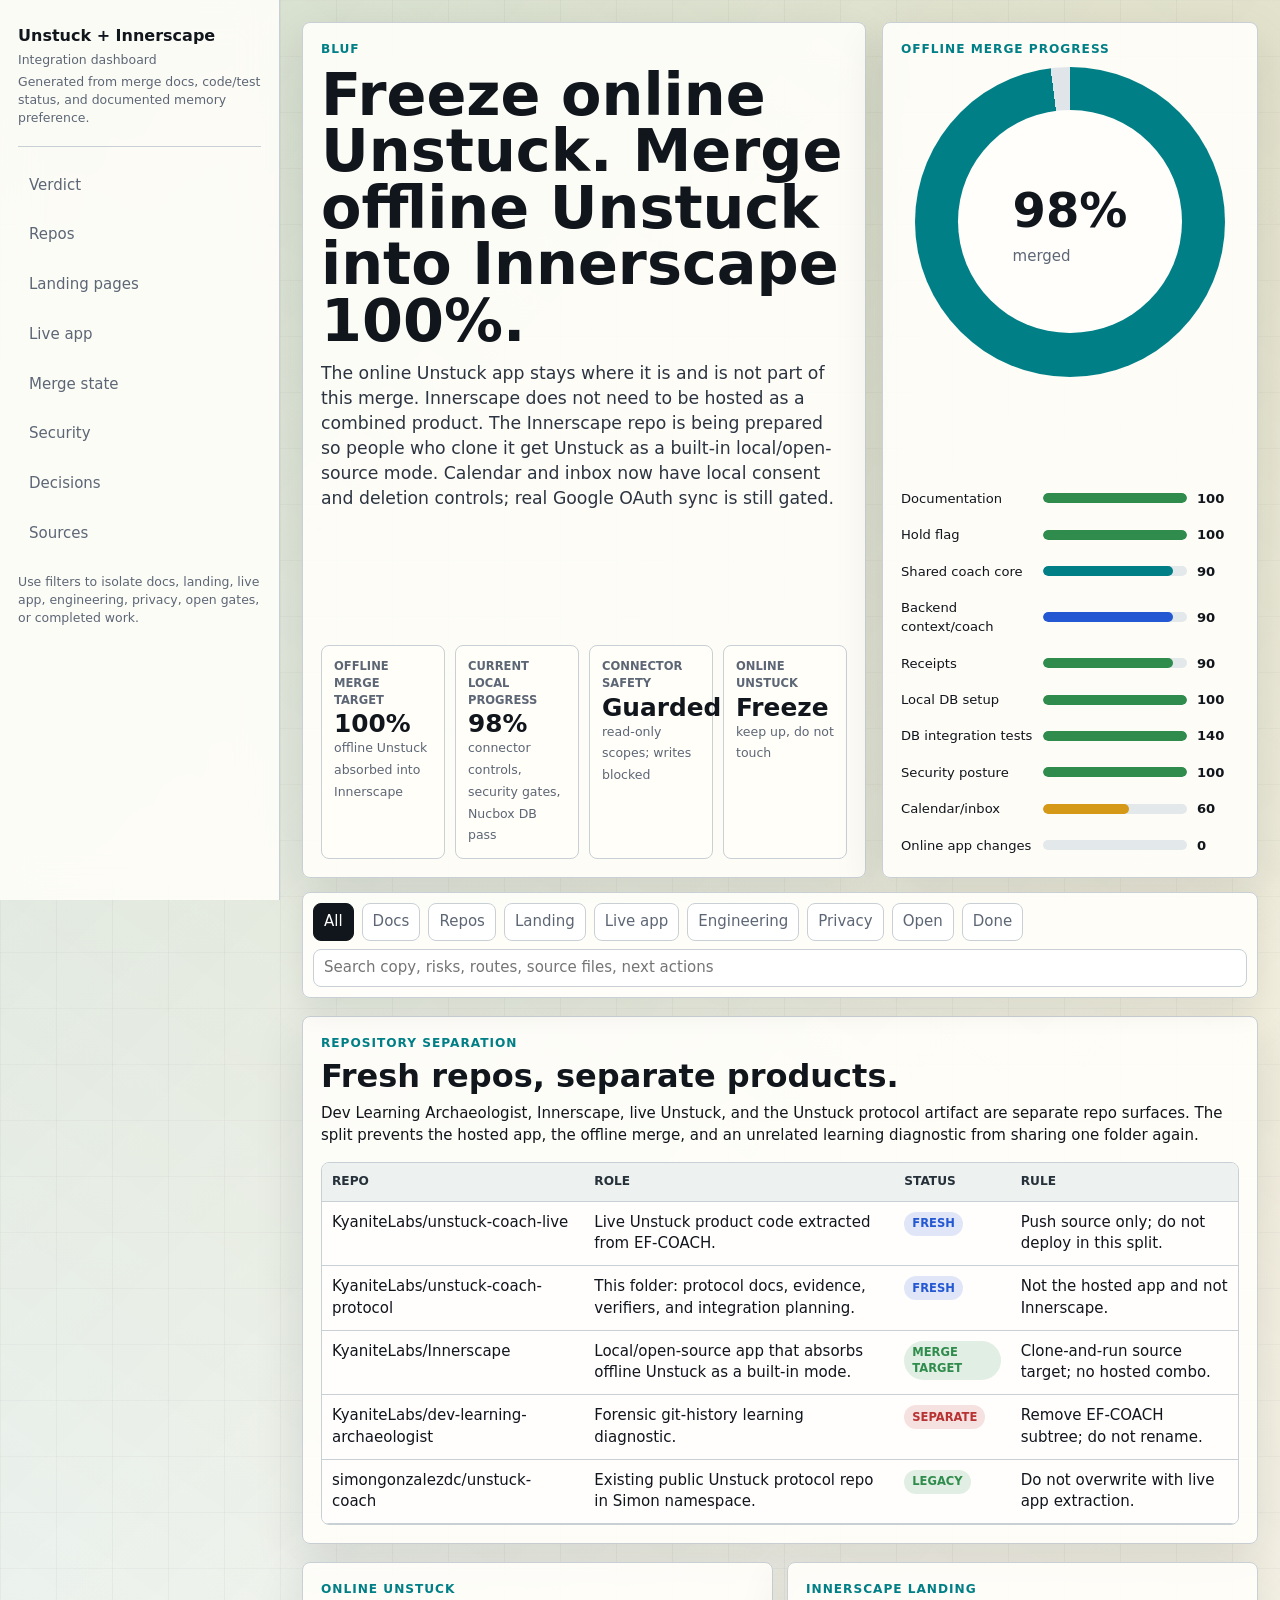
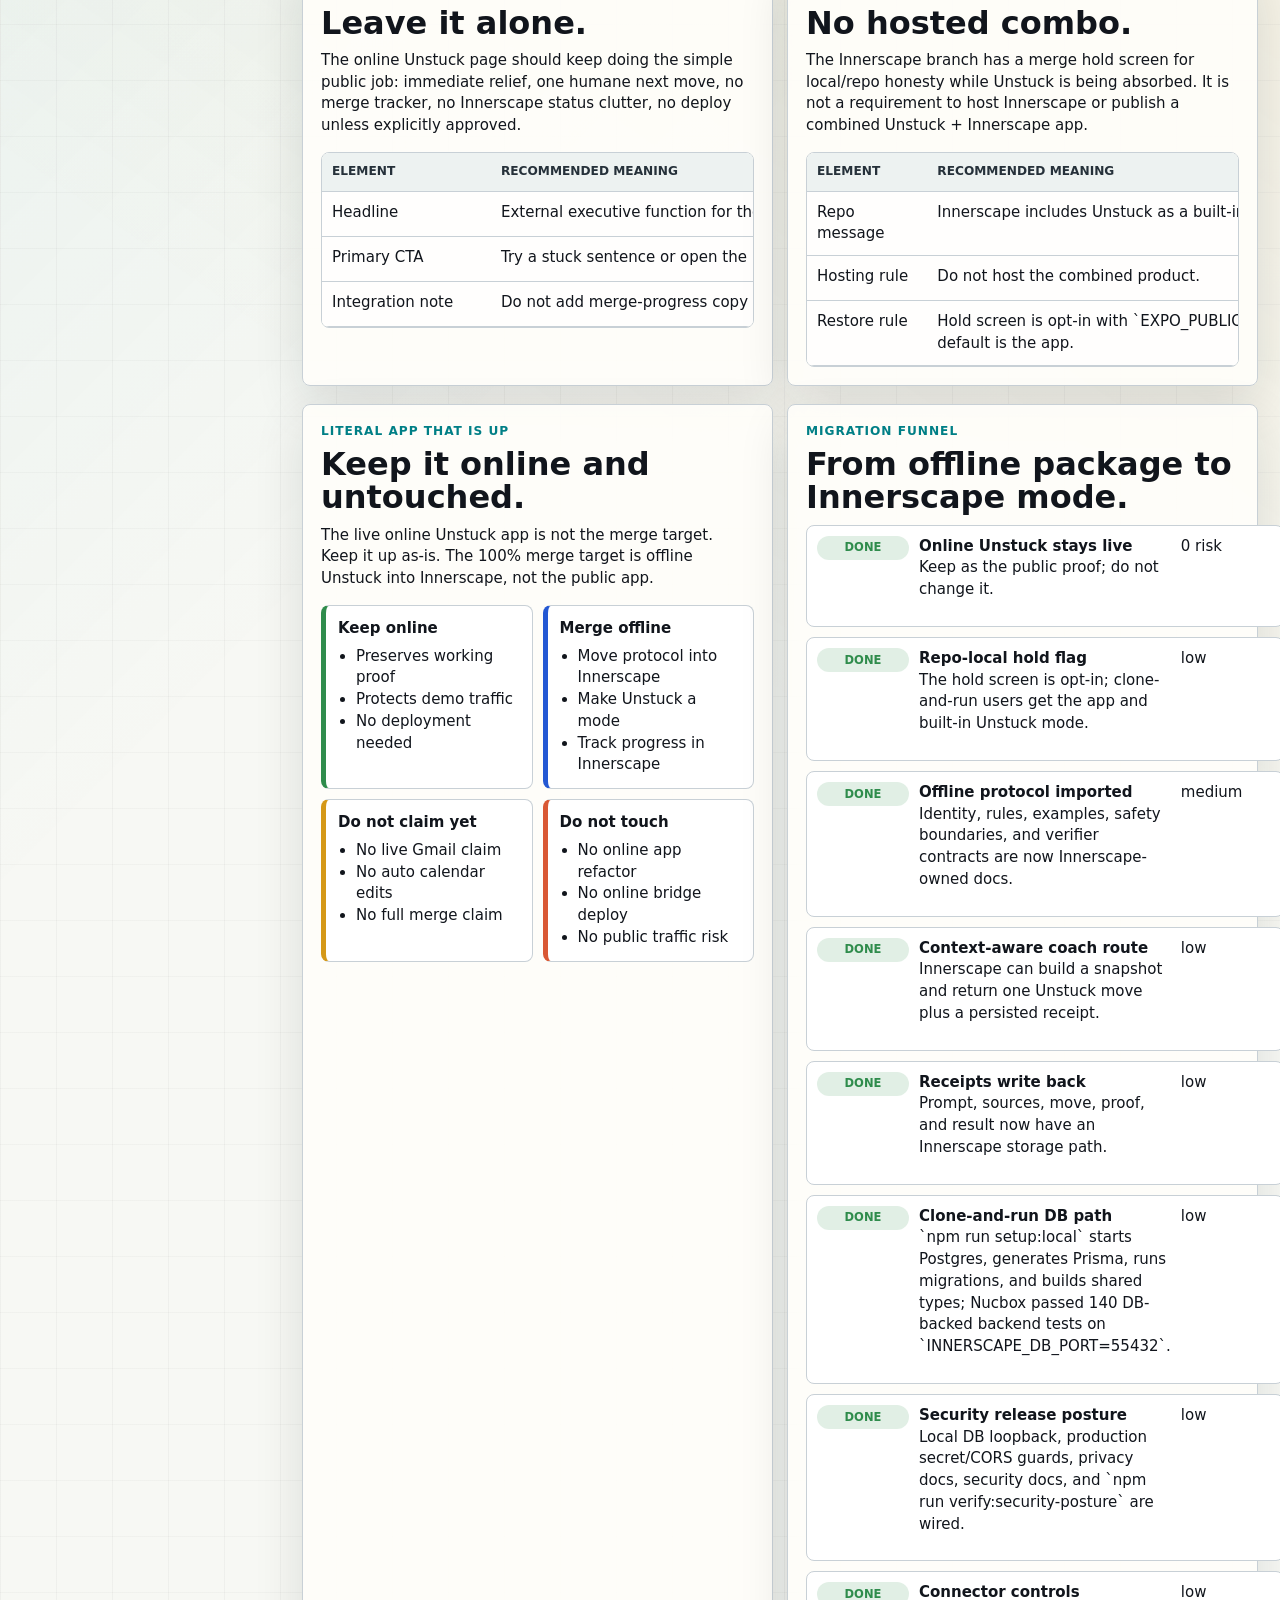
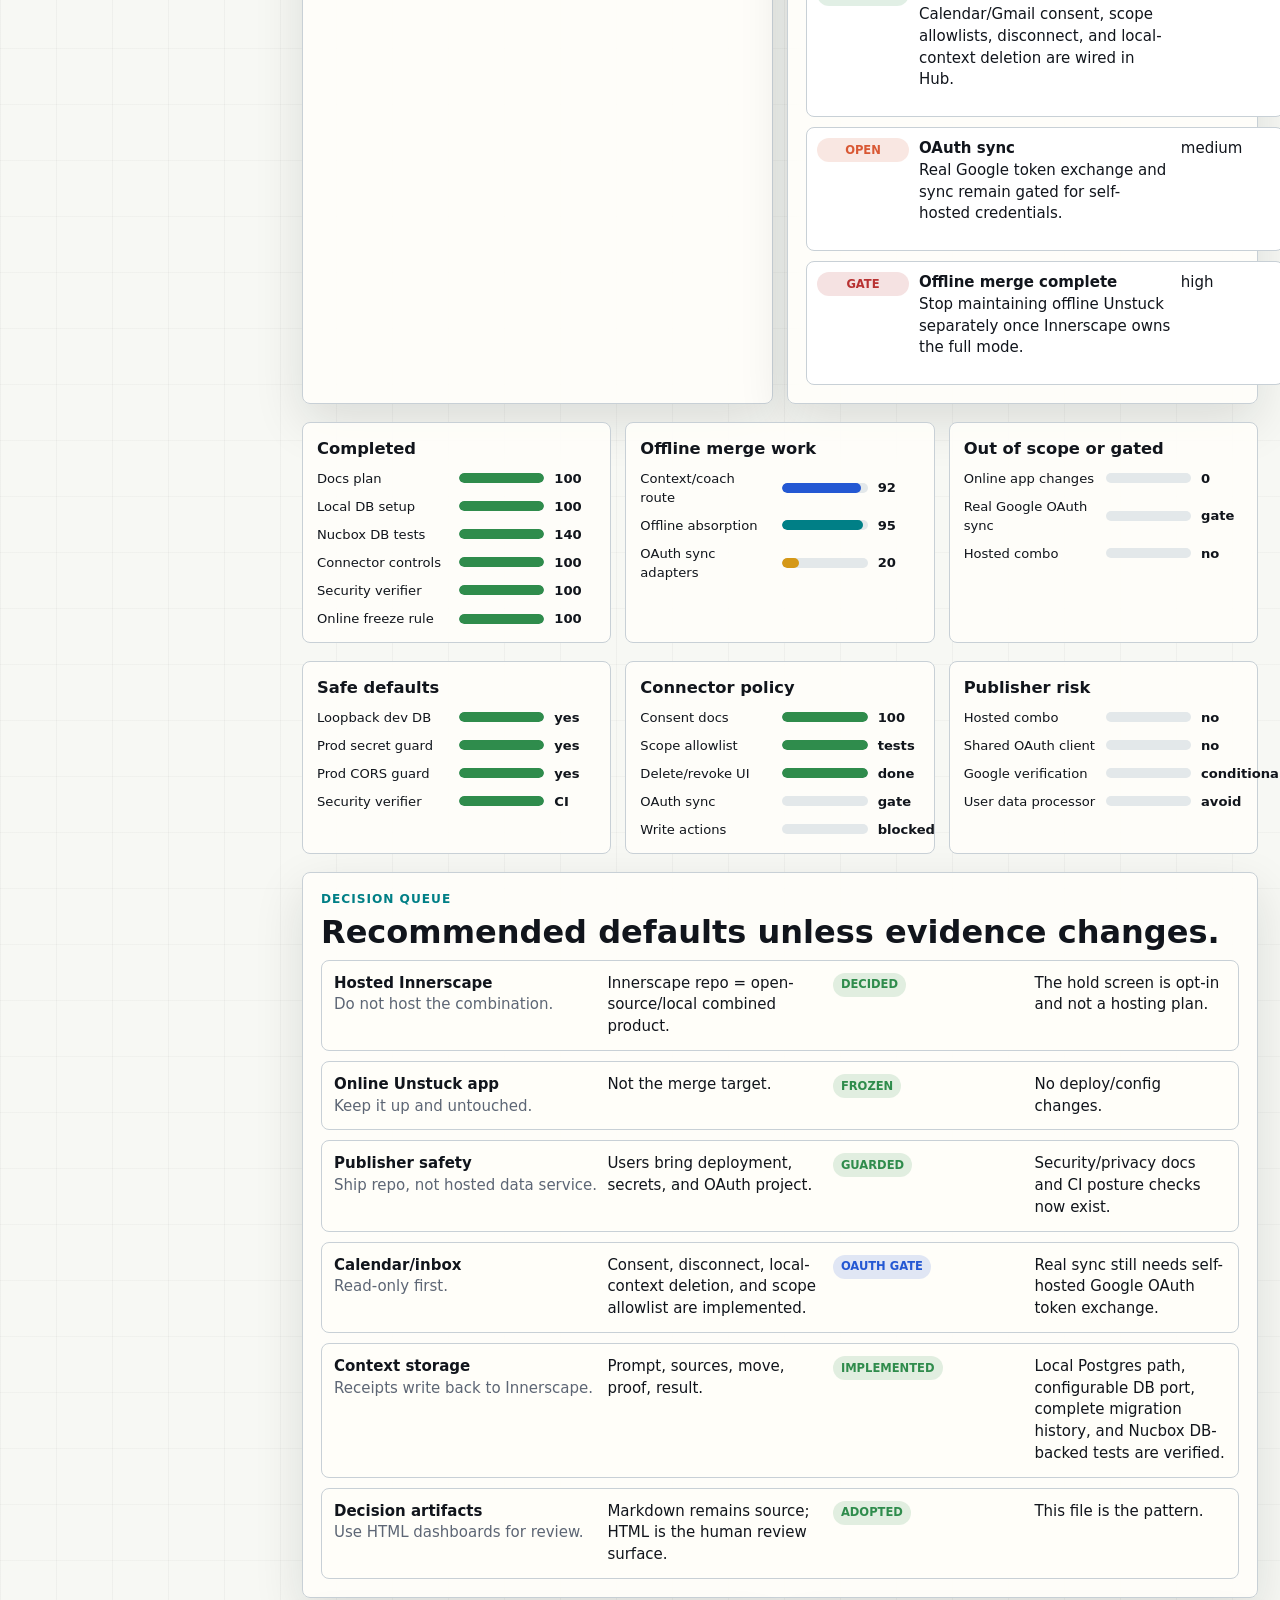
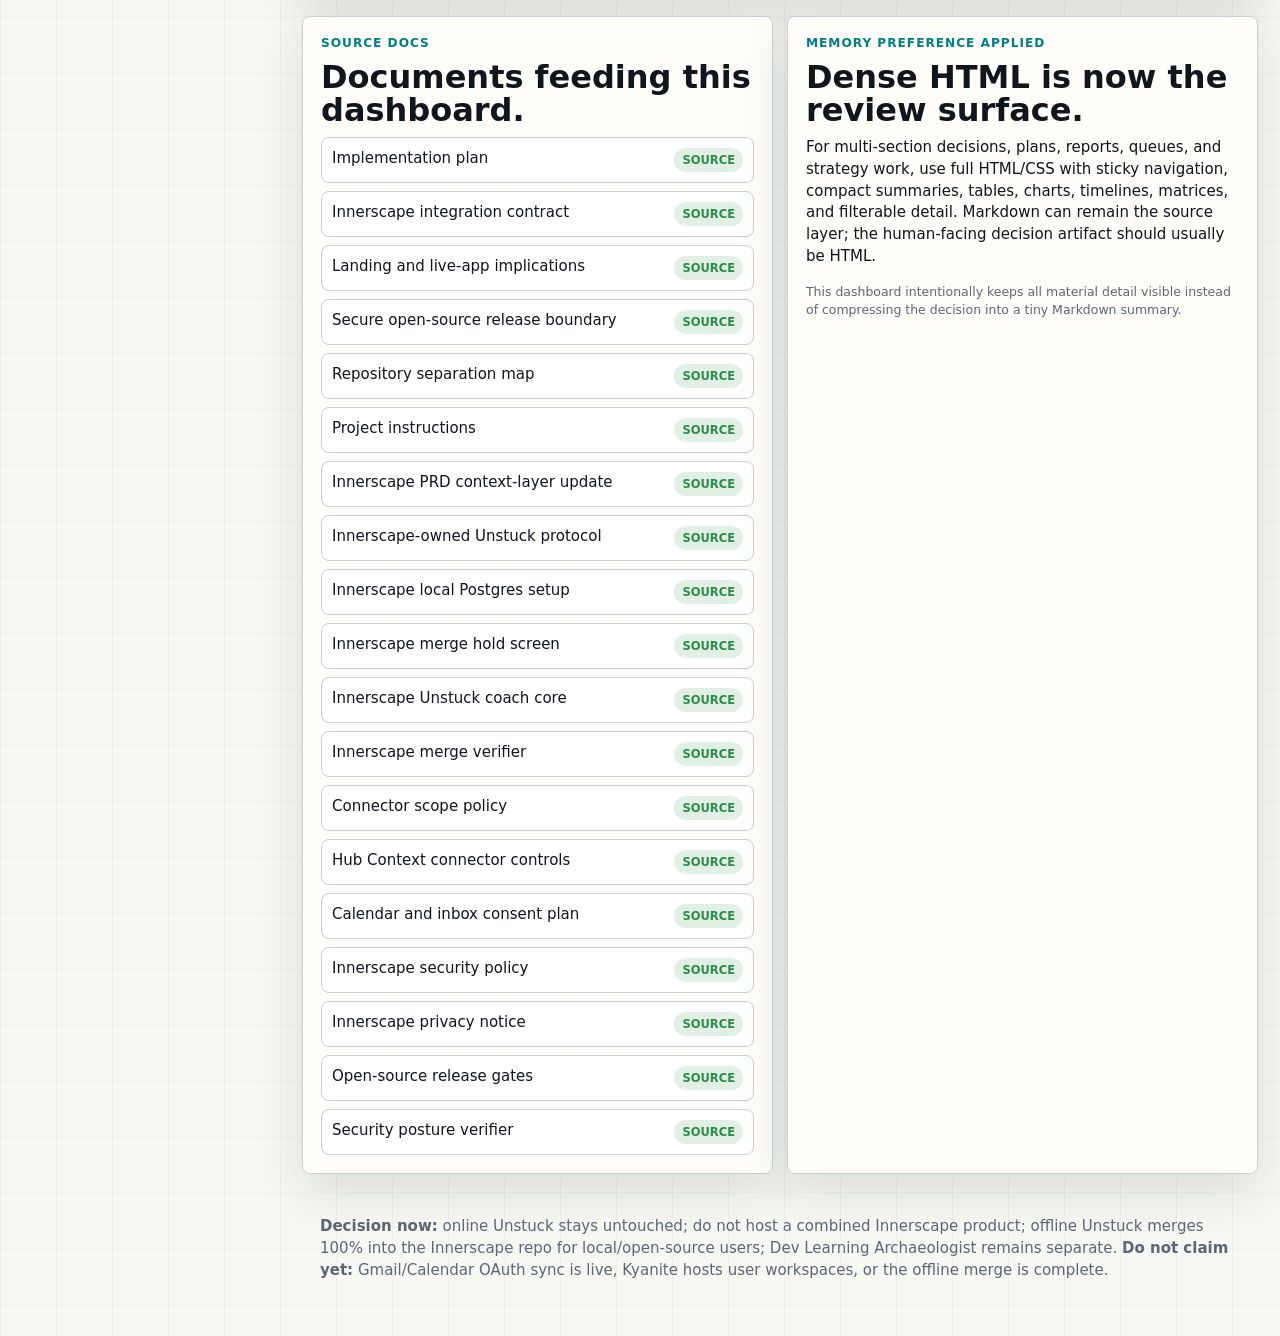
<file: docs/integration-dashboard.html>
<!doctype html>
<html lang="en">
  <head>
    <meta charset="utf-8">
    <meta name="viewport" content="width=device-width, initial-scale=1">
    <title>Unstuck + Innerscape Integration Dashboard</title>
    <meta name="description" content="Filterable decision dashboard for the Unstuck Coach and Innerscape merge, landing pages, live app implications, documentation status, and implementation gates.">
    <style>
      :root {
        color-scheme: light;
        --bg: #f7f8f4;
        --paper: #fffefa;
        --ink: #11151c;
        --muted: #5d6675;
        --line: #c8d0d6;
        --line-strong: #74808a;
        --teal: #007f86;
        --blue: #2458d3;
        --saffron: #d59817;
        --coral: #d95834;
        --green: #2f8c4c;
        --red: #b83232;
        --violet: #6647a3;
        --shadow: 0 18px 50px rgba(17, 21, 28, 0.12);
        --radius: 8px;
        font-family: "Avenir Next", "Segoe UI", system-ui, sans-serif;
        letter-spacing: 0;
      }

      * {
        box-sizing: border-box;
      }

      html {
        scroll-behavior: smooth;
      }

      body {
        margin: 0;
        min-width: 320px;
        background:
          linear-gradient(90deg, rgba(17, 21, 28, 0.035) 1px, transparent 1px) 0 0 / 56px 56px,
          linear-gradient(180deg, rgba(17, 21, 28, 0.028) 1px, transparent 1px) 0 0 / 56px 56px,
          linear-gradient(135deg, rgba(0, 127, 134, 0.12), transparent 34%),
          linear-gradient(215deg, rgba(213, 152, 23, 0.16), transparent 38%),
          var(--bg);
        color: var(--ink);
        font-size: 15px;
        line-height: 1.45;
      }

      a {
        color: inherit;
      }

      button,
      input {
        font: inherit;
      }

      :focus-visible {
        outline: 3px solid rgba(36, 88, 211, 0.75);
        outline-offset: 3px;
      }

      .shell {
        display: grid;
        grid-template-columns: 280px minmax(0, 1fr);
        min-height: 100vh;
      }

      .rail {
        position: sticky;
        top: 0;
        height: 100vh;
        padding: 24px 18px;
        border-right: 1px solid var(--line);
        background: rgba(255, 254, 250, 0.9);
        backdrop-filter: blur(18px);
        overflow: auto;
      }

      .brand {
        display: grid;
        gap: 4px;
        padding-bottom: 18px;
        border-bottom: 1px solid var(--line);
      }

      .brand strong {
        font-size: 1rem;
      }

      .brand span,
      .rail-note,
      .fineprint {
        color: var(--muted);
        font-size: 0.78rem;
      }

      .rail nav {
        display: grid;
        gap: 8px;
        margin: 18px 0;
      }

      .rail a {
        padding: 9px 10px;
        border: 1px solid transparent;
        border-radius: var(--radius);
        text-decoration: none;
        color: var(--muted);
      }

      .rail a:hover {
        border-color: var(--line);
        background: #fff;
        color: var(--ink);
      }

      .content {
        padding: 22px;
      }

      .hero {
        display: grid;
        grid-template-columns: minmax(0, 1.2fr) minmax(360px, 0.8fr);
        gap: 16px;
        min-height: calc(100vh - 44px);
      }

      .panel,
      .summary-tile,
      .table-wrap,
      .decision-row,
      .chart-panel {
        border: 1px solid var(--line);
        border-radius: var(--radius);
        background: rgba(255, 254, 250, 0.92);
        box-shadow: var(--shadow);
      }

      .panel {
        padding: 18px;
      }

      .hero-main {
        display: flex;
        flex-direction: column;
        justify-content: space-between;
        min-height: 540px;
      }

      .kicker {
        margin: 0 0 8px;
        color: var(--teal);
        font-size: 0.76rem;
        font-weight: 800;
        letter-spacing: 0.08em;
        text-transform: uppercase;
      }

      h1,
      h2,
      h3,
      p {
        margin-top: 0;
      }

      h1 {
        max-width: 860px;
        margin-bottom: 12px;
        font-size: clamp(2.15rem, 4.6vw, 5.4rem);
        line-height: 0.96;
        letter-spacing: 0;
      }

      h2 {
        margin-bottom: 10px;
        font-size: clamp(1.55rem, 2.5vw, 2.8rem);
        line-height: 1.04;
      }

      h3 {
        margin-bottom: 8px;
        font-size: 1.02rem;
      }

      .lede {
        max-width: 820px;
        color: #2b3440;
        font-size: clamp(1rem, 1.35vw, 1.25rem);
      }

      .verdict-grid {
        display: grid;
        grid-template-columns: repeat(4, minmax(0, 1fr));
        gap: 10px;
        margin-top: 18px;
      }

      .summary-tile {
        padding: 12px;
        box-shadow: none;
      }

      .summary-tile span {
        display: block;
        color: var(--muted);
        font-size: 0.72rem;
        font-weight: 700;
        text-transform: uppercase;
      }

      .summary-tile strong {
        display: block;
        margin-top: 4px;
        font-size: 1.55rem;
        line-height: 1;
      }

      .summary-tile small {
        color: var(--muted);
      }

      .status-stack {
        display: grid;
        gap: 12px;
      }

      .progress-ring {
        --pct: 42;
        position: relative;
        width: min(310px, 100%);
        aspect-ratio: 1;
        margin: 4px auto 12px;
        border-radius: 50%;
        background: conic-gradient(var(--teal) calc(var(--pct) * 1%), #dfe5e8 0);
        display: grid;
        place-items: center;
      }

      .progress-ring::before {
        content: "";
        width: 72%;
        aspect-ratio: 1;
        border-radius: 50%;
        background: var(--paper);
        position: absolute;
      }

      .progress-ring strong {
        position: relative;
        z-index: 1;
        font-size: 3rem;
      }

      .progress-ring span {
        position: relative;
        z-index: 1;
        display: block;
        color: var(--muted);
      }

      .bars {
        display: grid;
        gap: 9px;
      }

      .bar-row {
        display: grid;
        grid-template-columns: 132px 1fr 42px;
        gap: 10px;
        align-items: center;
        font-size: 0.82rem;
      }

      .bar {
        height: 10px;
        border-radius: 999px;
        background: #e3e8ea;
        overflow: hidden;
      }

      .bar span {
        display: block;
        width: var(--value);
        height: 100%;
        border-radius: inherit;
        background: var(--color, var(--teal));
      }

      .toolbar {
        position: sticky;
        top: 0;
        z-index: 5;
        display: flex;
        flex-wrap: wrap;
        gap: 8px;
        align-items: center;
        margin: 14px 0;
        padding: 10px;
        border: 1px solid var(--line);
        border-radius: var(--radius);
        background: rgba(255, 254, 250, 0.94);
        box-shadow: 0 12px 30px rgba(17, 21, 28, 0.08);
        backdrop-filter: blur(18px);
      }

      .toolbar button {
        min-height: 34px;
        padding: 7px 10px;
        border: 1px solid var(--line);
        border-radius: var(--radius);
        background: #fff;
        color: var(--muted);
        cursor: pointer;
      }

      .toolbar button[aria-pressed="true"] {
        border-color: var(--ink);
        background: var(--ink);
        color: #fff;
      }

      .toolbar input {
        min-width: min(340px, 100%);
        flex: 1;
        min-height: 34px;
        padding: 7px 10px;
        border: 1px solid var(--line);
        border-radius: var(--radius);
        background: #fff;
      }

      .section {
        margin-top: 18px;
      }

      .grid-2 {
        display: grid;
        grid-template-columns: repeat(2, minmax(0, 1fr));
        gap: 14px;
      }

      .grid-3 {
        display: grid;
        grid-template-columns: repeat(3, minmax(0, 1fr));
        gap: 14px;
      }

      .chart-panel {
        padding: 14px;
        box-shadow: none;
      }

      .matrix {
        display: grid;
        grid-template-columns: 1fr 1fr;
        gap: 10px;
      }

      .quadrant {
        min-height: 142px;
        padding: 12px;
        border: 1px solid var(--line);
        border-left: 5px solid var(--color);
        border-radius: var(--radius);
        background: #fff;
      }

      .quadrant strong {
        display: block;
        margin-bottom: 6px;
      }

      .quadrant ul {
        margin: 0;
        padding-left: 18px;
      }

      .timeline {
        display: grid;
        gap: 10px;
      }

      .timeline-item {
        display: grid;
        grid-template-columns: 92px 1fr 92px;
        gap: 10px;
        align-items: start;
        padding: 10px;
        border: 1px solid var(--line);
        border-radius: var(--radius);
        background: #fff;
      }

      .pill {
        display: inline-flex;
        align-items: center;
        justify-content: center;
        min-height: 24px;
        padding: 3px 8px;
        border-radius: 999px;
        background: #e7ecef;
        color: var(--ink);
        font-size: 0.72rem;
        font-weight: 800;
        text-transform: uppercase;
      }

      .pill.done {
        background: rgba(47, 140, 76, 0.14);
        color: var(--green);
      }

      .pill.open {
        background: rgba(213, 88, 52, 0.14);
        color: var(--coral);
      }

      .pill.blocked {
        background: rgba(184, 50, 50, 0.14);
        color: var(--red);
      }

      .pill.next {
        background: rgba(36, 88, 211, 0.14);
        color: var(--blue);
      }

      .decision-list {
        display: grid;
        gap: 10px;
      }

      .decision-row {
        display: grid;
        grid-template-columns: 1.1fr 0.9fr 0.8fr 0.8fr;
        gap: 10px;
        align-items: start;
        padding: 12px;
        box-shadow: none;
      }

      .decision-row p {
        margin-bottom: 0;
        color: var(--muted);
      }

      .table-wrap {
        overflow: auto;
        box-shadow: none;
      }

      table {
        width: 100%;
        border-collapse: collapse;
        min-width: 860px;
      }

      th,
      td {
        padding: 10px;
        border-bottom: 1px solid var(--line);
        text-align: left;
        vertical-align: top;
      }

      th {
        position: sticky;
        top: 0;
        z-index: 1;
        background: #edf2f1;
        color: #26313a;
        font-size: 0.76rem;
        text-transform: uppercase;
      }

      td {
        background: rgba(255, 255, 255, 0.7);
      }

      .source-list {
        display: grid;
        gap: 8px;
      }

      .source-list a {
        display: grid;
        grid-template-columns: 1fr auto;
        gap: 10px;
        padding: 10px;
        border: 1px solid var(--line);
        border-radius: var(--radius);
        background: #fff;
        text-decoration: none;
      }

      .filter-hidden {
        display: none !important;
      }

      .foot {
        margin-top: 24px;
        padding: 18px;
        color: var(--muted);
      }

      @media (max-width: 1080px) {
        .shell {
          grid-template-columns: 1fr;
        }

        .rail {
          position: relative;
          height: auto;
          border-right: 0;
          border-bottom: 1px solid var(--line);
        }

        .rail nav {
          grid-template-columns: repeat(4, minmax(0, 1fr));
        }

        .hero,
        .grid-2,
        .grid-3 {
          grid-template-columns: 1fr;
        }

        .hero-main {
          min-height: auto;
        }
      }

      @media (max-width: 720px) {
        .content {
          padding: 12px;
        }

        .verdict-grid,
        .rail nav {
          grid-template-columns: 1fr 1fr;
        }

        .decision-row,
        .timeline-item {
          grid-template-columns: 1fr;
        }

        .matrix {
          grid-template-columns: 1fr;
        }

        .bar-row {
          grid-template-columns: 1fr;
          gap: 5px;
        }
      }
    </style>
  </head>
  <body>
    <div class="shell">
      <aside class="rail">
        <div class="brand">
          <strong>Unstuck + Innerscape</strong>
          <span>Integration dashboard</span>
          <span>Generated from merge docs, code/test status, and documented memory preference.</span>
        </div>
        <nav aria-label="Dashboard sections">
          <a href="#verdict">Verdict</a>
          <a href="#repos">Repos</a>
          <a href="#landing">Landing pages</a>
          <a href="#live-app">Live app</a>
          <a href="#merge">Merge state</a>
          <a href="#security">Security</a>
          <a href="#decisions">Decisions</a>
          <a href="#sources">Sources</a>
        </nav>
        <p class="rail-note">Use filters to isolate docs, landing, live app, engineering, privacy, open gates, or completed work.</p>
      </aside>

      <main class="content">
        <section id="verdict" class="hero">
          <div class="panel hero-main" data-tags="product landing live engineering privacy open docs">
            <div>
              <p class="kicker">BLUF</p>
              <h1>Freeze online Unstuck. Merge offline Unstuck into Innerscape 100%.</h1>
              <p class="lede">The online Unstuck app stays where it is and is not part of this merge. Innerscape does not need to be hosted as a combined product. The Innerscape repo is being prepared so people who clone it get Unstuck as a built-in local/open-source mode. Calendar and inbox now have local consent and deletion controls; real Google OAuth sync is still gated.</p>
            </div>
            <div class="verdict-grid" aria-label="Topline metrics">
              <div class="summary-tile"><span>Offline merge target</span><strong>100%</strong><small>offline Unstuck absorbed into Innerscape</small></div>
              <div class="summary-tile"><span>Current local progress</span><strong>98%</strong><small>connector controls, security gates, Nucbox DB pass</small></div>
              <div class="summary-tile"><span>Connector safety</span><strong>Guarded</strong><small>read-only scopes; writes blocked</small></div>
              <div class="summary-tile"><span>Online Unstuck</span><strong>Freeze</strong><small>keep up, do not touch</small></div>
            </div>
          </div>

          <div class="panel status-stack" data-tags="engineering live open">
            <div>
              <p class="kicker">Offline merge progress</p>
              <div class="progress-ring" style="--pct:98" aria-label="98 percent merged">
                <div><strong>98%</strong><span>merged</span></div>
              </div>
            </div>
            <div class="bars" aria-label="Merge readiness bars">
              <div class="bar-row"><span>Documentation</span><div class="bar"><span style="--value:100%;--color:var(--green)"></span></div><strong>100</strong></div>
              <div class="bar-row"><span>Hold flag</span><div class="bar"><span style="--value:100%;--color:var(--green)"></span></div><strong>100</strong></div>
              <div class="bar-row"><span>Shared coach core</span><div class="bar"><span style="--value:90%;--color:var(--teal)"></span></div><strong>90</strong></div>
              <div class="bar-row"><span>Backend context/coach</span><div class="bar"><span style="--value:90%;--color:var(--blue)"></span></div><strong>90</strong></div>
              <div class="bar-row"><span>Receipts</span><div class="bar"><span style="--value:90%;--color:var(--green)"></span></div><strong>90</strong></div>
              <div class="bar-row"><span>Local DB setup</span><div class="bar"><span style="--value:100%;--color:var(--green)"></span></div><strong>100</strong></div>
              <div class="bar-row"><span>DB integration tests</span><div class="bar"><span style="--value:100%;--color:var(--green)"></span></div><strong>140</strong></div>
              <div class="bar-row"><span>Security posture</span><div class="bar"><span style="--value:100%;--color:var(--green)"></span></div><strong>100</strong></div>
              <div class="bar-row"><span>Calendar/inbox</span><div class="bar"><span style="--value:60%;--color:var(--saffron)"></span></div><strong>60</strong></div>
              <div class="bar-row"><span>Online app changes</span><div class="bar"><span style="--value:0%;--color:var(--red)"></span></div><strong>0</strong></div>
            </div>
          </div>
        </section>

        <div class="toolbar" aria-label="Dashboard filters">
          <button type="button" data-filter="all" aria-pressed="true">All</button>
          <button type="button" data-filter="docs" aria-pressed="false">Docs</button>
          <button type="button" data-filter="repo" aria-pressed="false">Repos</button>
          <button type="button" data-filter="landing" aria-pressed="false">Landing</button>
          <button type="button" data-filter="live" aria-pressed="false">Live app</button>
          <button type="button" data-filter="engineering" aria-pressed="false">Engineering</button>
          <button type="button" data-filter="privacy" aria-pressed="false">Privacy</button>
          <button type="button" data-filter="open" aria-pressed="false">Open</button>
          <button type="button" data-filter="done" aria-pressed="false">Done</button>
          <input id="search" type="search" placeholder="Search copy, risks, routes, source files, next actions">
        </div>

        <section id="repos" class="section panel" data-tags="repo docs product done open">
          <p class="kicker">Repository separation</p>
          <h2>Fresh repos, separate products.</h2>
          <p>Dev Learning Archaeologist, Innerscape, live Unstuck, and the Unstuck protocol artifact are separate repo surfaces. The split prevents the hosted app, the offline merge, and an unrelated learning diagnostic from sharing one folder again.</p>
          <div class="table-wrap">
            <table>
              <thead><tr><th>Repo</th><th>Role</th><th>Status</th><th>Rule</th></tr></thead>
              <tbody>
                <tr><td>KyaniteLabs/unstuck-coach-live</td><td>Live Unstuck product code extracted from EF-COACH.</td><td><span class="pill next">fresh</span></td><td>Push source only; do not deploy in this split.</td></tr>
                <tr><td>KyaniteLabs/unstuck-coach-protocol</td><td>This folder: protocol docs, evidence, verifiers, and integration planning.</td><td><span class="pill next">fresh</span></td><td>Not the hosted app and not Innerscape.</td></tr>
                <tr><td>KyaniteLabs/Innerscape</td><td>Local/open-source app that absorbs offline Unstuck as a built-in mode.</td><td><span class="pill done">merge target</span></td><td>Clone-and-run source target; no hosted combo.</td></tr>
                <tr><td>KyaniteLabs/dev-learning-archaeologist</td><td>Forensic git-history learning diagnostic.</td><td><span class="pill blocked">separate</span></td><td>Remove EF-COACH subtree; do not rename.</td></tr>
                <tr><td>simongonzalezdc/unstuck-coach</td><td>Existing public Unstuck protocol repo in Simon namespace.</td><td><span class="pill done">legacy</span></td><td>Do not overwrite with live app extraction.</td></tr>
              </tbody>
            </table>
          </div>
        </section>

        <section id="landing" class="section grid-2">
          <div class="panel" data-tags="landing product open docs">
            <p class="kicker">Online Unstuck</p>
            <h2>Leave it alone.</h2>
            <p>The online Unstuck page should keep doing the simple public job: immediate relief, one humane next move, no merge tracker, no Innerscape status clutter, no deploy unless explicitly approved.</p>
            <div class="table-wrap">
              <table>
                <thead><tr><th>Element</th><th>Recommended meaning</th><th>Status</th></tr></thead>
                <tbody>
                  <tr><td>Headline</td><td>External executive function for the moment you are stuck.</td><td><span class="pill done">unchanged</span></td></tr>
                  <tr><td>Primary CTA</td><td>Try a stuck sentence or open the live coach.</td><td><span class="pill done">keep</span></td></tr>
                  <tr><td>Integration note</td><td>Do not add merge-progress copy to the online app.</td><td><span class="pill blocked">freeze</span></td></tr>
                </tbody>
              </table>
            </div>
          </div>

          <div class="panel" data-tags="landing product done docs">
            <p class="kicker">Innerscape landing</p>
            <h2>No hosted combo.</h2>
            <p>The Innerscape branch has a merge hold screen for local/repo honesty while Unstuck is being absorbed. It is not a requirement to host Innerscape or publish a combined Unstuck + Innerscape app.</p>
            <div class="table-wrap">
              <table>
                <thead><tr><th>Element</th><th>Recommended meaning</th><th>Status</th></tr></thead>
                <tbody>
                  <tr><td>Repo message</td><td>Innerscape includes Unstuck as a built-in local mode.</td><td><span class="pill done">target</span></td></tr>
                  <tr><td>Hosting rule</td><td>Do not host the combined product.</td><td><span class="pill done">decided</span></td></tr>
                  <tr><td>Restore rule</td><td>Hold screen is opt-in with `EXPO_PUBLIC_MERGE_HOLD=true`; clone-and-run default is the app.</td><td><span class="pill done">flagged</span></td></tr>
                </tbody>
              </table>
            </div>
          </div>
        </section>

        <section id="live-app" class="section grid-2">
          <div class="panel" data-tags="live product privacy open">
            <p class="kicker">Literal app that is up</p>
            <h2>Keep it online and untouched.</h2>
            <p>The live online Unstuck app is not the merge target. Keep it up as-is. The 100% merge target is offline Unstuck into Innerscape, not the public app.</p>
            <div class="matrix" aria-label="Live app decision matrix">
              <div class="quadrant" style="--color:var(--green)"><strong>Keep online</strong><ul><li>Preserves working proof</li><li>Protects demo traffic</li><li>No deployment needed</li></ul></div>
              <div class="quadrant" style="--color:var(--blue)"><strong>Merge offline</strong><ul><li>Move protocol into Innerscape</li><li>Make Unstuck a mode</li><li>Track progress in Innerscape</li></ul></div>
              <div class="quadrant" style="--color:var(--saffron)"><strong>Do not claim yet</strong><ul><li>No live Gmail claim</li><li>No auto calendar edits</li><li>No full merge claim</li></ul></div>
              <div class="quadrant" style="--color:var(--coral)"><strong>Do not touch</strong><ul><li>No online app refactor</li><li>No online bridge deploy</li><li>No public traffic risk</li></ul></div>
            </div>
          </div>

          <div class="panel" data-tags="live engineering open">
            <p class="kicker">Migration funnel</p>
            <h2>From offline package to Innerscape mode.</h2>
            <div class="timeline">
              <div class="timeline-item"><span class="pill done">done</span><div><strong>Online Unstuck stays live</strong><p>Keep as the public proof; do not change it.</p></div><span>0 risk</span></div>
              <div class="timeline-item"><span class="pill done">done</span><div><strong>Repo-local hold flag</strong><p>The hold screen is opt-in; clone-and-run users get the app and built-in Unstuck mode.</p></div><span>low</span></div>
              <div class="timeline-item"><span class="pill done">done</span><div><strong>Offline protocol imported</strong><p>Identity, rules, examples, safety boundaries, and verifier contracts are now Innerscape-owned docs.</p></div><span>medium</span></div>
              <div class="timeline-item"><span class="pill done">done</span><div><strong>Context-aware coach route</strong><p>Innerscape can build a snapshot and return one Unstuck move plus a persisted receipt.</p></div><span>low</span></div>
              <div class="timeline-item"><span class="pill done">done</span><div><strong>Receipts write back</strong><p>Prompt, sources, move, proof, and result now have an Innerscape storage path.</p></div><span>low</span></div>
              <div class="timeline-item"><span class="pill done">done</span><div><strong>Clone-and-run DB path</strong><p>`npm run setup:local` starts Postgres, generates Prisma, runs migrations, and builds shared types; Nucbox passed 140 DB-backed backend tests on `INNERSCAPE_DB_PORT=55432`.</p></div><span>low</span></div>
              <div class="timeline-item"><span class="pill done">done</span><div><strong>Security release posture</strong><p>Local DB loopback, production secret/CORS guards, privacy docs, security docs, and `npm run verify:security-posture` are wired.</p></div><span>low</span></div>
              <div class="timeline-item"><span class="pill done">done</span><div><strong>Connector controls</strong><p>Calendar/Gmail consent, scope allowlists, disconnect, and local-context deletion are wired in Hub.</p></div><span>low</span></div>
              <div class="timeline-item"><span class="pill open">open</span><div><strong>OAuth sync</strong><p>Real Google token exchange and sync remain gated for self-hosted credentials.</p></div><span>medium</span></div>
              <div class="timeline-item"><span class="pill blocked">gate</span><div><strong>Offline merge complete</strong><p>Stop maintaining offline Unstuck separately once Innerscape owns the full mode.</p></div><span>high</span></div>
            </div>
          </div>
        </section>

        <section id="merge" class="section grid-3">
          <div class="chart-panel" data-tags="engineering done"><h3>Completed</h3><div class="bars"><div class="bar-row"><span>Docs plan</span><div class="bar"><span style="--value:100%;--color:var(--green)"></span></div><strong>100</strong></div><div class="bar-row"><span>Local DB setup</span><div class="bar"><span style="--value:100%;--color:var(--green)"></span></div><strong>100</strong></div><div class="bar-row"><span>Nucbox DB tests</span><div class="bar"><span style="--value:100%;--color:var(--green)"></span></div><strong>140</strong></div><div class="bar-row"><span>Connector controls</span><div class="bar"><span style="--value:100%;--color:var(--green)"></span></div><strong>100</strong></div><div class="bar-row"><span>Security verifier</span><div class="bar"><span style="--value:100%;--color:var(--green)"></span></div><strong>100</strong></div><div class="bar-row"><span>Online freeze rule</span><div class="bar"><span style="--value:100%;--color:var(--green)"></span></div><strong>100</strong></div></div></div>
          <div class="chart-panel" data-tags="engineering open"><h3>Offline merge work</h3><div class="bars"><div class="bar-row"><span>Context/coach route</span><div class="bar"><span style="--value:92%;--color:var(--blue)"></span></div><strong>92</strong></div><div class="bar-row"><span>Offline absorption</span><div class="bar"><span style="--value:95%;--color:var(--teal)"></span></div><strong>95</strong></div><div class="bar-row"><span>OAuth sync adapters</span><div class="bar"><span style="--value:20%;--color:var(--saffron)"></span></div><strong>20</strong></div></div></div>
          <div class="chart-panel" data-tags="engineering live open privacy"><h3>Out of scope or gated</h3><div class="bars"><div class="bar-row"><span>Online app changes</span><div class="bar"><span style="--value:0%;--color:var(--red)"></span></div><strong>0</strong></div><div class="bar-row"><span>Real Google OAuth sync</span><div class="bar"><span style="--value:0%;--color:var(--red)"></span></div><strong>gate</strong></div><div class="bar-row"><span>Hosted combo</span><div class="bar"><span style="--value:0%;--color:var(--red)"></span></div><strong>no</strong></div></div></div>
        </section>

        <section id="security" class="section grid-3">
          <div class="chart-panel" data-tags="privacy engineering done"><h3>Safe defaults</h3><div class="bars"><div class="bar-row"><span>Loopback dev DB</span><div class="bar"><span style="--value:100%;--color:var(--green)"></span></div><strong>yes</strong></div><div class="bar-row"><span>Prod secret guard</span><div class="bar"><span style="--value:100%;--color:var(--green)"></span></div><strong>yes</strong></div><div class="bar-row"><span>Prod CORS guard</span><div class="bar"><span style="--value:100%;--color:var(--green)"></span></div><strong>yes</strong></div><div class="bar-row"><span>Security verifier</span><div class="bar"><span style="--value:100%;--color:var(--green)"></span></div><strong>CI</strong></div></div></div>
          <div class="chart-panel" data-tags="privacy done open"><h3>Connector policy</h3><div class="bars"><div class="bar-row"><span>Consent docs</span><div class="bar"><span style="--value:100%;--color:var(--green)"></span></div><strong>100</strong></div><div class="bar-row"><span>Scope allowlist</span><div class="bar"><span style="--value:100%;--color:var(--green)"></span></div><strong>tests</strong></div><div class="bar-row"><span>Delete/revoke UI</span><div class="bar"><span style="--value:100%;--color:var(--green)"></span></div><strong>done</strong></div><div class="bar-row"><span>OAuth sync</span><div class="bar"><span style="--value:0%;--color:var(--red)"></span></div><strong>gate</strong></div><div class="bar-row"><span>Write actions</span><div class="bar"><span style="--value:0%;--color:var(--red)"></span></div><strong>blocked</strong></div></div></div>
          <div class="chart-panel" data-tags="privacy done"><h3>Publisher risk</h3><div class="bars"><div class="bar-row"><span>Hosted combo</span><div class="bar"><span style="--value:0%;--color:var(--green)"></span></div><strong>no</strong></div><div class="bar-row"><span>Shared OAuth client</span><div class="bar"><span style="--value:0%;--color:var(--green)"></span></div><strong>no</strong></div><div class="bar-row"><span>Google verification</span><div class="bar"><span style="--value:0%;--color:var(--saffron)"></span></div><strong>conditional</strong></div><div class="bar-row"><span>User data processor</span><div class="bar"><span style="--value:0%;--color:var(--green)"></span></div><strong>avoid</strong></div></div></div>
        </section>

        <section id="decisions" class="section panel" data-tags="product landing live engineering privacy open docs">
          <p class="kicker">Decision queue</p>
          <h2>Recommended defaults unless evidence changes.</h2>
          <div class="decision-list">
            <div class="decision-row" data-tags="landing done"><div><strong>Hosted Innerscape</strong><p>Do not host the combination.</p></div><div>Innerscape repo = open-source/local combined product.</div><div><span class="pill done">decided</span></div><div>The hold screen is opt-in and not a hosting plan.</div></div>
            <div class="decision-row" data-tags="live open done"><div><strong>Online Unstuck app</strong><p>Keep it up and untouched.</p></div><div>Not the merge target.</div><div><span class="pill done">frozen</span></div><div>No deploy/config changes.</div></div>
            <div class="decision-row" data-tags="privacy done"><div><strong>Publisher safety</strong><p>Ship repo, not hosted data service.</p></div><div>Users bring deployment, secrets, and OAuth project.</div><div><span class="pill done">guarded</span></div><div>Security/privacy docs and CI posture checks now exist.</div></div>
            <div class="decision-row" data-tags="privacy done open"><div><strong>Calendar/inbox</strong><p>Read-only first.</p></div><div>Consent, disconnect, local-context deletion, and scope allowlist are implemented.</div><div><span class="pill next">OAuth gate</span></div><div>Real sync still needs self-hosted Google OAuth token exchange.</div></div>
            <div class="decision-row" data-tags="engineering done"><div><strong>Context storage</strong><p>Receipts write back to Innerscape.</p></div><div>Prompt, sources, move, proof, result.</div><div><span class="pill done">implemented</span></div><div>Local Postgres path, configurable DB port, complete migration history, and Nucbox DB-backed tests are verified.</div></div>
            <div class="decision-row" data-tags="docs done"><div><strong>Decision artifacts</strong><p>Use HTML dashboards for review.</p></div><div>Markdown remains source; HTML is the human review surface.</div><div><span class="pill done">adopted</span></div><div>This file is the pattern.</div></div>
          </div>
        </section>

        <section id="sources" class="section grid-2">
          <div class="panel" data-tags="docs done">
            <p class="kicker">Source docs</p>
            <h2>Documents feeding this dashboard.</h2>
            <div class="source-list">
              <a href="./plans/2026-06-02-innerscape-unstuck-context-integration.md"><span>Implementation plan</span><span class="pill done">source</span></a>
              <a href="../reference/innerscape-integration.md"><span>Innerscape integration contract</span><span class="pill done">source</span></a>
              <a href="../reference/landing-live-app-implications.md"><span>Landing and live-app implications</span><span class="pill done">source</span></a>
              <a href="../reference/secure-open-source-release.md"><span>Secure open-source release boundary</span><span class="pill done">source</span></a>
              <a href="./repository-separation.md"><span>Repository separation map</span><span class="pill done">source</span></a>
              <a href="../PROJECT_INSTRUCTIONS.md"><span>Project instructions</span><span class="pill done">source</span></a>
              <a href="file:///Users/simongonzalezdecruz/workspaces/kyanite-labs/Innerscape/.worktrees/codex-innerscape-unstuck-context/PRD.md"><span>Innerscape PRD context-layer update</span><span class="pill done">source</span></a>
              <a href="file:///Users/simongonzalezdecruz/workspaces/kyanite-labs/Innerscape/.worktrees/codex-innerscape-unstuck-context/docs/unstuck/README.md"><span>Innerscape-owned Unstuck protocol</span><span class="pill done">source</span></a>
              <a href="file:///Users/simongonzalezdecruz/workspaces/kyanite-labs/Innerscape/.worktrees/codex-innerscape-unstuck-context/docker-compose.dev.yml"><span>Innerscape local Postgres setup</span><span class="pill done">source</span></a>
              <a href="file:///Users/simongonzalezdecruz/workspaces/kyanite-labs/Innerscape/.worktrees/codex-innerscape-unstuck-context/apps/mobile/components/MergeHoldScreen.tsx"><span>Innerscape merge hold screen</span><span class="pill done">source</span></a>
              <a href="file:///Users/simongonzalezdecruz/workspaces/kyanite-labs/Innerscape/.worktrees/codex-innerscape-unstuck-context/packages/shared/src/unstuck-coach.ts"><span>Innerscape Unstuck coach core</span><span class="pill done">source</span></a>
              <a href="file:///Users/simongonzalezdecruz/workspaces/kyanite-labs/Innerscape/.worktrees/codex-innerscape-unstuck-context/scripts/verify-unstuck-merge.mjs"><span>Innerscape merge verifier</span><span class="pill done">source</span></a>
              <a href="file:///Users/simongonzalezdecruz/workspaces/kyanite-labs/Innerscape/.worktrees/codex-innerscape-unstuck-context/packages/shared/src/connectors.ts"><span>Connector scope policy</span><span class="pill done">source</span></a>
              <a href="file:///Users/simongonzalezdecruz/workspaces/kyanite-labs/Innerscape/.worktrees/codex-innerscape-unstuck-context/apps/mobile/components/hub/ContextConnectorsPanel.tsx"><span>Hub Context connector controls</span><span class="pill done">source</span></a>
              <a href="file:///Users/simongonzalezdecruz/workspaces/kyanite-labs/Innerscape/.worktrees/codex-innerscape-unstuck-context/docs/plans/2026-06-02-calendar-inbox-consent.md"><span>Calendar and inbox consent plan</span><span class="pill done">source</span></a>
              <a href="file:///Users/simongonzalezdecruz/workspaces/kyanite-labs/Innerscape/.worktrees/codex-innerscape-unstuck-context/SECURITY.md"><span>Innerscape security policy</span><span class="pill done">source</span></a>
              <a href="file:///Users/simongonzalezdecruz/workspaces/kyanite-labs/Innerscape/.worktrees/codex-innerscape-unstuck-context/PRIVACY.md"><span>Innerscape privacy notice</span><span class="pill done">source</span></a>
              <a href="file:///Users/simongonzalezdecruz/workspaces/kyanite-labs/Innerscape/.worktrees/codex-innerscape-unstuck-context/docs/security/open-source-release-gates.md"><span>Open-source release gates</span><span class="pill done">source</span></a>
              <a href="file:///Users/simongonzalezdecruz/workspaces/kyanite-labs/Innerscape/.worktrees/codex-innerscape-unstuck-context/scripts/verify-security-posture.mjs"><span>Security posture verifier</span><span class="pill done">source</span></a>
            </div>
          </div>

          <div class="panel" data-tags="docs privacy done">
            <p class="kicker">Memory preference applied</p>
            <h2>Dense HTML is now the review surface.</h2>
            <p>For multi-section decisions, plans, reports, queues, and strategy work, use full HTML/CSS with sticky navigation, compact summaries, tables, charts, timelines, matrices, and filterable detail. Markdown can remain the source layer; the human-facing decision artifact should usually be HTML.</p>
            <p class="fineprint">This dashboard intentionally keeps all material detail visible instead of compressing the decision into a tiny Markdown summary.</p>
          </div>
        </section>

        <section class="foot" data-tags="docs">
          <p><strong>Decision now:</strong> online Unstuck stays untouched; do not host a combined Innerscape product; offline Unstuck merges 100% into the Innerscape repo for local/open-source users; Dev Learning Archaeologist remains separate. <strong>Do not claim yet:</strong> Gmail/Calendar OAuth sync is live, Kyanite hosts user workspaces, or the offline merge is complete.</p>
        </section>
      </main>
    </div>

    <script>
      const filterButtons = Array.from(document.querySelectorAll('[data-filter]'));
      const searchable = Array.from(document.querySelectorAll('[data-tags]'));
      const search = document.getElementById('search');
      let activeFilter = 'all';

      function applyFilters() {
        const query = search.value.trim().toLowerCase();
        for (const node of searchable) {
          const tags = node.dataset.tags.split(/\s+/);
          const matchesFilter = activeFilter === 'all' || tags.includes(activeFilter);
          const matchesSearch = !query || node.textContent.toLowerCase().includes(query);
          node.classList.toggle('filter-hidden', !(matchesFilter && matchesSearch));
        }
      }

      for (const button of filterButtons) {
        button.addEventListener('click', () => {
          activeFilter = button.dataset.filter;
          for (const other of filterButtons) {
            other.setAttribute('aria-pressed', String(other === button));
          }
          applyFilters();
        });
      }

      search.addEventListener('input', applyFilters);
    </script>
  </body>
</html>
</file>
